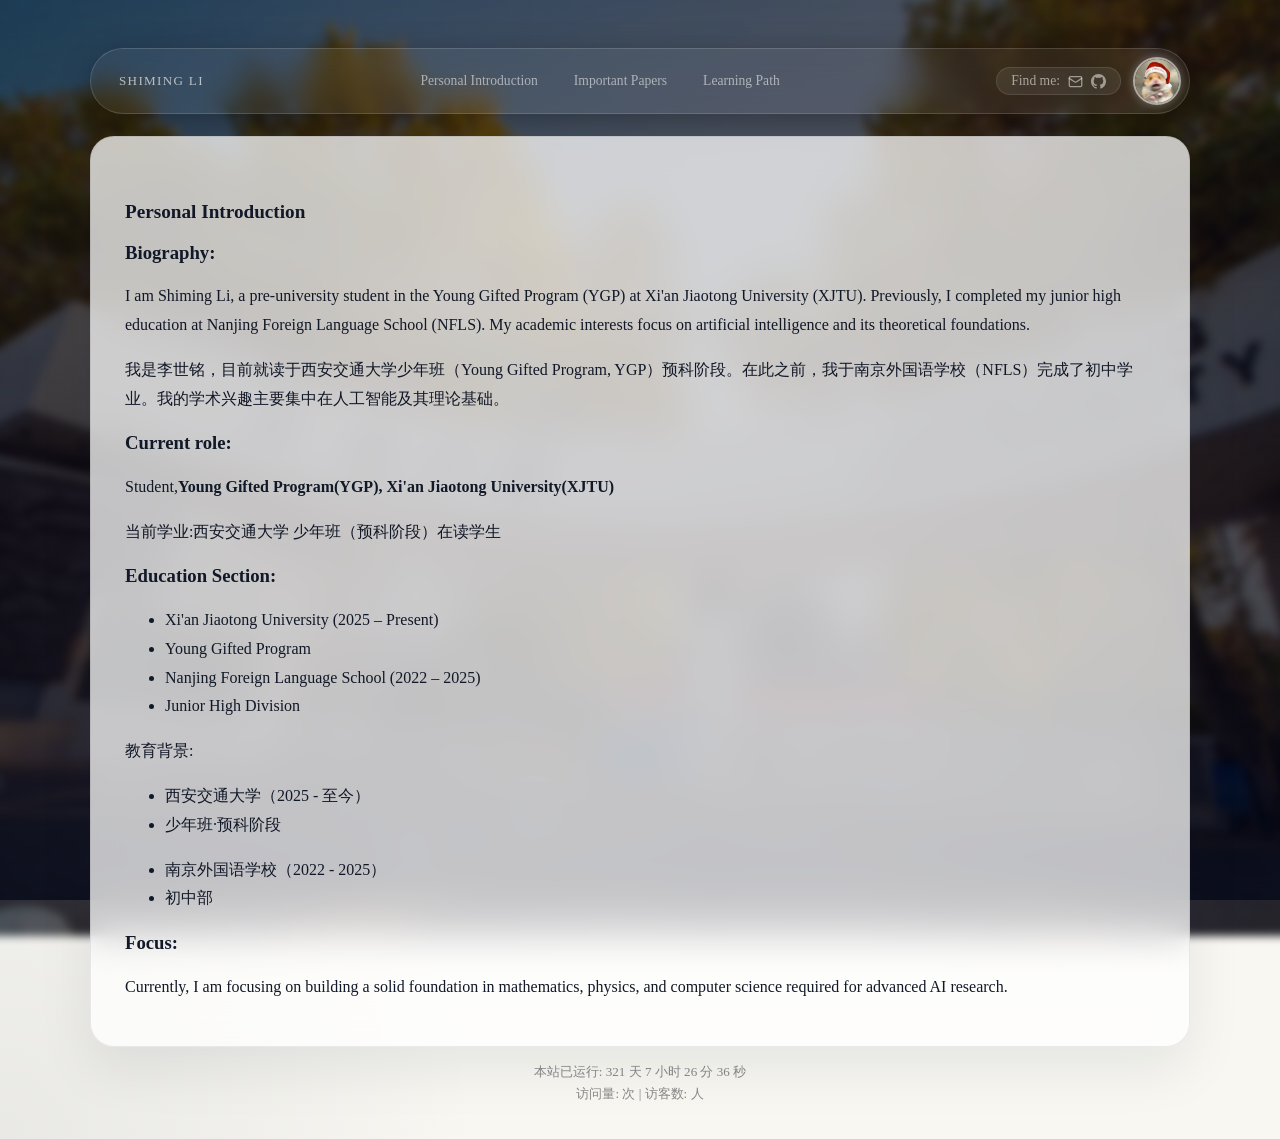
<file: index.html>
<!doctype html>
<html lang="zh-CN">
<head>
  <meta charset="utf-8" />
  <meta name="viewport" content="width=device-width, initial-scale=1" />
  <title>Shiming Li's Website</title>
  <link rel="icon" href="favicon.ico" sizes="any" />
  <link rel="stylesheet" href="css/work.css" />
  
    
    

    
  
  
    
    
      <link rel="preload" as="image" href="img/mouse.jpg" />
    
  
</head>
<body class="work-page">
  <div class="work-bg" aria-hidden="true"></div>
  <div class="work-bg-overlay" aria-hidden="true"></div>
  <main id="main-content">
    
      <section class="work-shell">

  <header class="work-header">
    <span class="work-header__title">SHIMING LI</span>

    <nav class="work-header__nav" aria-label="Work sections">
      <a href="intro.html">Personal Introduction</a>
      <a href="paper.html">Important Papers</a>
      <a href="path.html">Learning Path</a>
    </nav>

    <div class="work-header__right">
      <div class="work-header__social">
        <span>Find me:</span>
        <a href="mailto:shiming_li@stu.xjtu.edu.cn" title="Email" aria-label="Email">
          <svg width="15" height="15" viewBox="0 0 24 24" fill="none" stroke="currentColor" stroke-width="2" stroke-linecap="round" stroke-linejoin="round"><rect width="20" height="16" x="2" y="4" rx="2"/><path d="m22 7-8.97 5.7a1.94 1.94 0 0 1-2.06 0L2 7"/></svg>
        </a>
        <a href="https://github.com/exusiai0asdfg" target="_blank" rel="noopener noreferrer" title="GitHub" aria-label="GitHub">
          <svg width="15" height="15" viewBox="0 0 24 24" fill="currentColor"><path d="M12 0C5.37 0 0 5.37 0 12c0 5.3 3.438 9.8 8.205 11.385.6.113.82-.258.82-.577 0-.285-.01-1.04-.015-2.04-3.338.724-4.042-1.61-4.042-1.61-.546-1.385-1.335-1.755-1.335-1.755-1.087-.744.084-.729.084-.729 1.205.084 1.838 1.236 1.838 1.236 1.07 1.835 2.809 1.305 3.495.998.108-.776.417-1.305.76-1.605-2.665-.3-5.466-1.332-5.466-5.93 0-1.31.465-2.38 1.235-3.22-.135-.303-.54-1.523.105-3.176 0 0 1.005-.322 3.3 1.23.96-.267 1.98-.399 3-.405 1.02.006 2.04.138 3 .405 2.28-1.552 3.285-1.23 3.285-1.23.645 1.653.24 2.873.12 3.176.765.84 1.23 1.91 1.23 3.22 0 4.61-2.805 5.625-5.475 5.92.42.36.81 1.096.81 2.22 0 1.605-.015 2.896-.015 3.286 0 .315.21.69.825.57C20.565 21.795 24 17.295 24 12 24 5.37 18.63 0 12 0z"/></svg>
        </a>
      </div>

      <div class="work-header__avatar">
        
          
          
            <img src="img/mouse.jpg" alt="avatar" />
          
        
      </div>
    </div>
  </header>

  <div class="work-shell__content">
    
<h2>Personal Introduction</h2>
<h3>Biography:</h3>
<p>I am Shiming Li, a pre-university student in the Young Gifted Program (YGP) at Xi'an Jiaotong University (XJTU). Previously, I completed my junior high education at Nanjing Foreign Language School (NFLS). My academic interests focus on artificial intelligence and its theoretical foundations.</p>
<p>我是李世铭，目前就读于西安交通大学少年班（Young Gifted Program, YGP）预科阶段。在此之前，我于南京外国语学校（NFLS）完成了初中学业。我的学术兴趣主要集中在人工智能及其理论基础。</p>
<h3>Current role:</h3>
<p>Student,<strong>Young Gifted Program(YGP), Xi'an Jiaotong University(XJTU)</strong></p>
<p>当前学业:西安交通大学 少年班（预科阶段）在读学生</p>
<h3>Education Section:</h3>
<ul>
<li>Xi'an Jiaotong University (2025 – Present)</li>
<li>Young Gifted Program</li>
<li>Nanjing Foreign Language School (2022 – 2025)</li>
<li>Junior High Division</li>
</ul>
<p>教育背景:</p>
<ul>
<li>西安交通大学（2025 - 至今）</li>
<li>少年班·预科阶段</li>
</ul>
<ul>
<li>南京外国语学校（2022 - 2025）</li>
<li>初中部</li>
</ul>
<h3>Focus:</h3>
<p>Currently, I am focusing on building a solid foundation in mathematics, physics, and computer science required for advanced AI research.</p>

  </div>

  

<div class="site-meta-panel" style="text-align:center;margin-top:16px;font-size:0.82rem;color:var(--muted, #888);">
  <div id="runtime" class="site-runtime" data-site-start="2026-01-18T00:00:00&#43;08:00"></div>

  <div id="site-stat-online" class="site-stat" style="display:none;margin-top:4px;">
    <span id="busuanzi_container_site_pv">
      访问量: <span id="busuanzi_value_site_pv" class="site-stat-value"></span> 次
    </span>
    <span class="site-stat-sep">|</span>
    <span id="busuanzi_container_site_uv">
      访客数: <span id="busuanzi_value_site_uv" class="site-stat-value"></span> 人
    </span>
  </div>

  <div id="site-stat-local" class="site-stat" style="display:none;margin-top:4px;">
    本地预览模式不统计访问量
  </div>
</div>

<script>
  (function () {
     
    function updateRuntime() {
      var runtimeEl = document.getElementById("runtime");
      if (!runtimeEl) return;
      var startRaw = runtimeEl.getAttribute("data-site-start");
      var start = new Date(startRaw);
      if (Number.isNaN(start.getTime())) return;
      var now = new Date();
      var diff = now.getTime() - start.getTime();
      if (diff < 0) diff = 0;
      var dayMs = 24 * 60 * 60 * 1000;
      var days = Math.floor(diff / dayMs);
      var hours = Math.floor((diff % dayMs) / (60 * 60 * 1000));
      var mins = Math.floor((diff % (60 * 60 * 1000)) / (60 * 1000));
      var secs = Math.floor((diff % (60 * 1000)) / 1000);
      runtimeEl.innerHTML = "本站已运行: <span class='site-stat-value'>" + days + "</span> 天 <span class='site-stat-value'>" + hours + "</span> 小时 <span class='site-stat-value'>" + mins + "</span> 分 <span class='site-stat-value'>" + secs + "</span> 秒";
    }
    updateRuntime();
    window.setInterval(updateRuntime, 1000);

     
    var isLocal = ["localhost", "127.0.0.1", "::1"].indexOf(window.location.hostname) !== -1;
    if (isLocal) {
      document.getElementById("site-stat-local").style.display = "block";
      return;
    }

    var isInternalNav = false;
    try {
      var ref = document.referrer;
      if (ref) {
        var refHost = new URL(ref).hostname;
        isInternalNav = refHost === window.location.hostname;
      }
    } catch(e) {}

    var onlineEl = document.getElementById("site-stat-online");

    if (isInternalNav) {
       
      var pv = sessionStorage.getItem("busuanzi-pv");
      var uv = sessionStorage.getItem("busuanzi-uv");
      if (pv && uv) {
        document.getElementById("busuanzi_value_site_pv").textContent = pv;
        document.getElementById("busuanzi_value_site_uv").textContent = uv;
        onlineEl.style.display = "block";
      }
      return;
    }

     
    var script = document.createElement("script");
    script.async = true;
    script.src = "https://busuanzi.ibruce.info/busuanzi/2.3/busuanzi.pure.mini.js";
    script.onload = function () {
      setTimeout(function () {
        var pvEl = document.getElementById("busuanzi_value_site_pv");
        var uvEl = document.getElementById("busuanzi_value_site_uv");
        if (pvEl && pvEl.textContent) sessionStorage.setItem("busuanzi-pv", pvEl.textContent);
        if (uvEl && uvEl.textContent) sessionStorage.setItem("busuanzi-uv", uvEl.textContent);
      }, 1200);
    };
    document.head.appendChild(script);
    onlineEl.style.display = "block";
  })();
</script>

</section>

    
  </main>
</body>
</html>
</file>
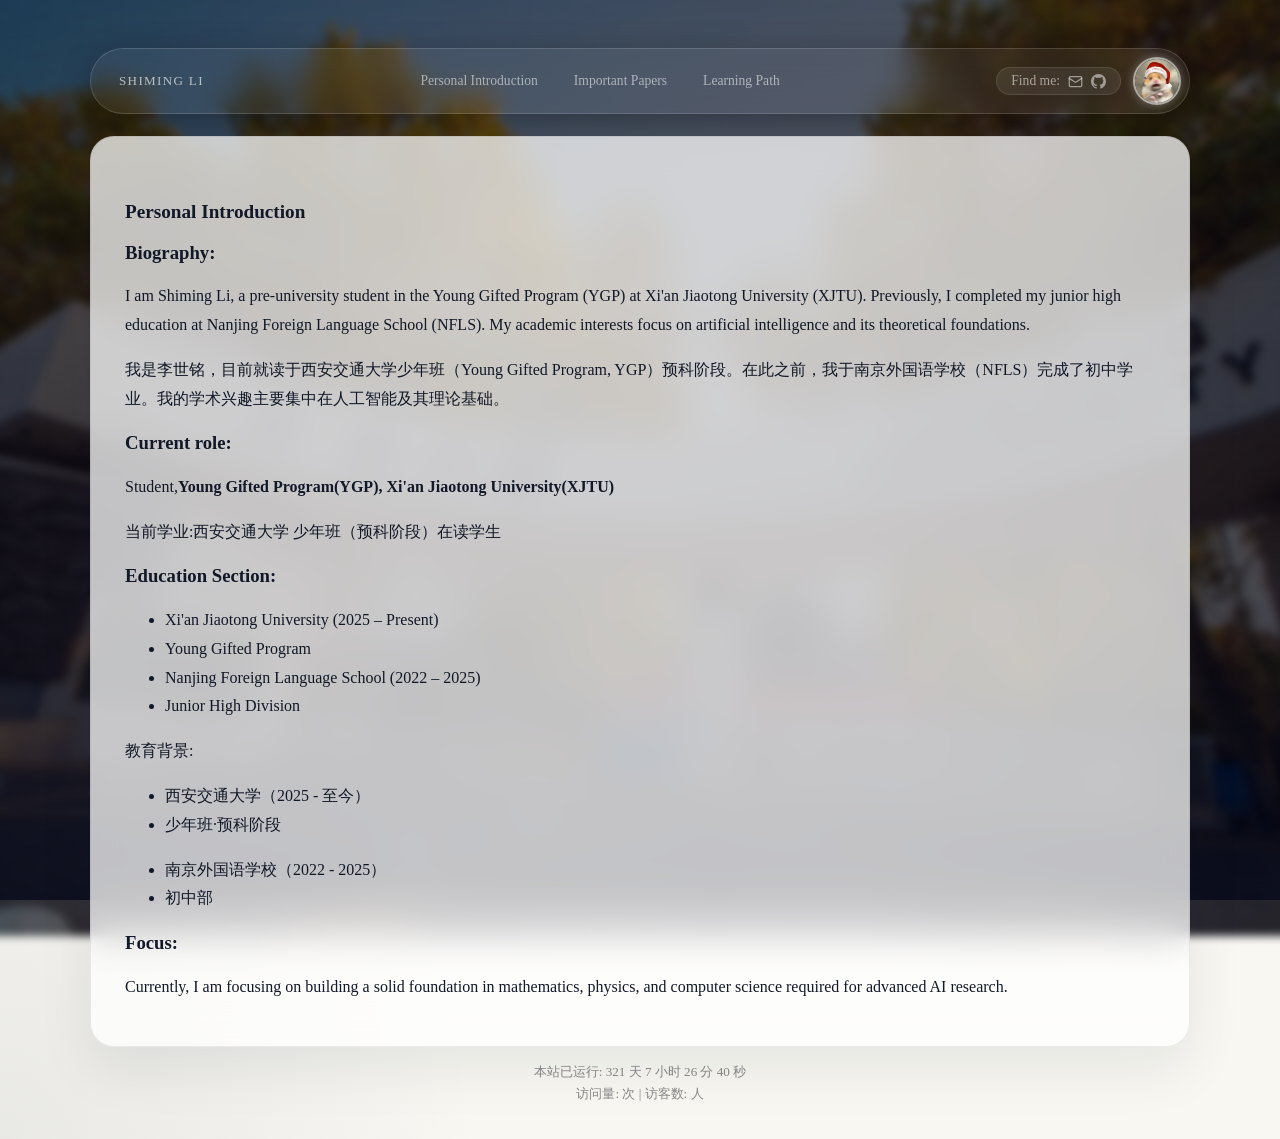
<file: intro.html>
<!doctype html>
<html lang="zh-CN">
<head>
  <meta charset="utf-8" />
  <meta name="viewport" content="width=device-width, initial-scale=1" />
  <title>Personal Introduction · Shiming Li's Website</title>
  <link rel="icon" href="favicon.ico" sizes="any" />
  <link rel="stylesheet" href="css/work.css" />
  
    
    

    
  
  
    
    
      <link rel="preload" as="image" href="img/mouse.jpg" />
    
  
</head>
<body class="work-page">
  <div class="work-bg" aria-hidden="true"></div>
  <div class="work-bg-overlay" aria-hidden="true"></div>
  <main id="main-content">
    
      <section class="work-shell">

  <header class="work-header">
    <span class="work-header__title">SHIMING LI</span>

    <nav class="work-header__nav" aria-label="Work sections">
      <a href="intro.html">Personal Introduction</a>
      <a href="paper.html">Important Papers</a>
      <a href="path.html">Learning Path</a>
    </nav>

    <div class="work-header__right">
      <div class="work-header__social">
        <span>Find me:</span>
        <a href="mailto:shiming_li@stu.xjtu.edu.cn" title="Email" aria-label="Email">
          <svg width="15" height="15" viewBox="0 0 24 24" fill="none" stroke="currentColor" stroke-width="2" stroke-linecap="round" stroke-linejoin="round"><rect width="20" height="16" x="2" y="4" rx="2"/><path d="m22 7-8.97 5.7a1.94 1.94 0 0 1-2.06 0L2 7"/></svg>
        </a>
        <a href="https://github.com/exusiai0asdfg" target="_blank" rel="noopener noreferrer" title="GitHub" aria-label="GitHub">
          <svg width="15" height="15" viewBox="0 0 24 24" fill="currentColor"><path d="M12 0C5.37 0 0 5.37 0 12c0 5.3 3.438 9.8 8.205 11.385.6.113.82-.258.82-.577 0-.285-.01-1.04-.015-2.04-3.338.724-4.042-1.61-4.042-1.61-.546-1.385-1.335-1.755-1.335-1.755-1.087-.744.084-.729.084-.729 1.205.084 1.838 1.236 1.838 1.236 1.07 1.835 2.809 1.305 3.495.998.108-.776.417-1.305.76-1.605-2.665-.3-5.466-1.332-5.466-5.93 0-1.31.465-2.38 1.235-3.22-.135-.303-.54-1.523.105-3.176 0 0 1.005-.322 3.3 1.23.96-.267 1.98-.399 3-.405 1.02.006 2.04.138 3 .405 2.28-1.552 3.285-1.23 3.285-1.23.645 1.653.24 2.873.12 3.176.765.84 1.23 1.91 1.23 3.22 0 4.61-2.805 5.625-5.475 5.92.42.36.81 1.096.81 2.22 0 1.605-.015 2.896-.015 3.286 0 .315.21.69.825.57C20.565 21.795 24 17.295 24 12 24 5.37 18.63 0 12 0z"/></svg>
        </a>
      </div>

      <div class="work-header__avatar">
        
          
          
            <img src="img/mouse.jpg" alt="avatar" />
          
        
      </div>
    </div>
  </header>

  <div class="work-shell__content">
    
<h2>Personal Introduction</h2>
<h3>Biography:</h3>
<p>I am Shiming Li, a pre-university student in the Young Gifted Program (YGP) at Xi'an Jiaotong University (XJTU). Previously, I completed my junior high education at Nanjing Foreign Language School (NFLS). My academic interests focus on artificial intelligence and its theoretical foundations.</p>
<p>我是李世铭，目前就读于西安交通大学少年班（Young Gifted Program, YGP）预科阶段。在此之前，我于南京外国语学校（NFLS）完成了初中学业。我的学术兴趣主要集中在人工智能及其理论基础。</p>
<h3>Current role:</h3>
<p>Student,<strong>Young Gifted Program(YGP), Xi'an Jiaotong University(XJTU)</strong></p>
<p>当前学业:西安交通大学 少年班（预科阶段）在读学生</p>
<h3>Education Section:</h3>
<ul>
<li>Xi'an Jiaotong University (2025 – Present)</li>
<li>Young Gifted Program</li>
<li>Nanjing Foreign Language School (2022 – 2025)</li>
<li>Junior High Division</li>
</ul>
<p>教育背景:</p>
<ul>
<li>西安交通大学（2025 - 至今）</li>
<li>少年班·预科阶段</li>
</ul>
<ul>
<li>南京外国语学校（2022 - 2025）</li>
<li>初中部</li>
</ul>
<h3>Focus:</h3>
<p>Currently, I am focusing on building a solid foundation in mathematics, physics, and computer science required for advanced AI research.</p>

  </div>

  

<div class="site-meta-panel" style="text-align:center;margin-top:16px;font-size:0.82rem;color:var(--muted, #888);">
  <div id="runtime" class="site-runtime" data-site-start="2026-01-18T00:00:00&#43;08:00"></div>

  <div id="site-stat-online" class="site-stat" style="display:none;margin-top:4px;">
    <span id="busuanzi_container_site_pv">
      访问量: <span id="busuanzi_value_site_pv" class="site-stat-value"></span> 次
    </span>
    <span class="site-stat-sep">|</span>
    <span id="busuanzi_container_site_uv">
      访客数: <span id="busuanzi_value_site_uv" class="site-stat-value"></span> 人
    </span>
  </div>

  <div id="site-stat-local" class="site-stat" style="display:none;margin-top:4px;">
    本地预览模式不统计访问量
  </div>
</div>

<script>
  (function () {
     
    function updateRuntime() {
      var runtimeEl = document.getElementById("runtime");
      if (!runtimeEl) return;
      var startRaw = runtimeEl.getAttribute("data-site-start");
      var start = new Date(startRaw);
      if (Number.isNaN(start.getTime())) return;
      var now = new Date();
      var diff = now.getTime() - start.getTime();
      if (diff < 0) diff = 0;
      var dayMs = 24 * 60 * 60 * 1000;
      var days = Math.floor(diff / dayMs);
      var hours = Math.floor((diff % dayMs) / (60 * 60 * 1000));
      var mins = Math.floor((diff % (60 * 60 * 1000)) / (60 * 1000));
      var secs = Math.floor((diff % (60 * 1000)) / 1000);
      runtimeEl.innerHTML = "本站已运行: <span class='site-stat-value'>" + days + "</span> 天 <span class='site-stat-value'>" + hours + "</span> 小时 <span class='site-stat-value'>" + mins + "</span> 分 <span class='site-stat-value'>" + secs + "</span> 秒";
    }
    updateRuntime();
    window.setInterval(updateRuntime, 1000);

     
    var isLocal = ["localhost", "127.0.0.1", "::1"].indexOf(window.location.hostname) !== -1;
    if (isLocal) {
      document.getElementById("site-stat-local").style.display = "block";
      return;
    }

    var isInternalNav = false;
    try {
      var ref = document.referrer;
      if (ref) {
        var refHost = new URL(ref).hostname;
        isInternalNav = refHost === window.location.hostname;
      }
    } catch(e) {}

    var onlineEl = document.getElementById("site-stat-online");

    if (isInternalNav) {
       
      var pv = sessionStorage.getItem("busuanzi-pv");
      var uv = sessionStorage.getItem("busuanzi-uv");
      if (pv && uv) {
        document.getElementById("busuanzi_value_site_pv").textContent = pv;
        document.getElementById("busuanzi_value_site_uv").textContent = uv;
        onlineEl.style.display = "block";
      }
      return;
    }

     
    var script = document.createElement("script");
    script.async = true;
    script.src = "https://busuanzi.ibruce.info/busuanzi/2.3/busuanzi.pure.mini.js";
    script.onload = function () {
      setTimeout(function () {
        var pvEl = document.getElementById("busuanzi_value_site_pv");
        var uvEl = document.getElementById("busuanzi_value_site_uv");
        if (pvEl && pvEl.textContent) sessionStorage.setItem("busuanzi-pv", pvEl.textContent);
        if (uvEl && uvEl.textContent) sessionStorage.setItem("busuanzi-uv", uvEl.textContent);
      }, 1200);
    };
    document.head.appendChild(script);
    onlineEl.style.display = "block";
  })();
</script>

</section>

    
  </main>
</body>
</html>
</file>
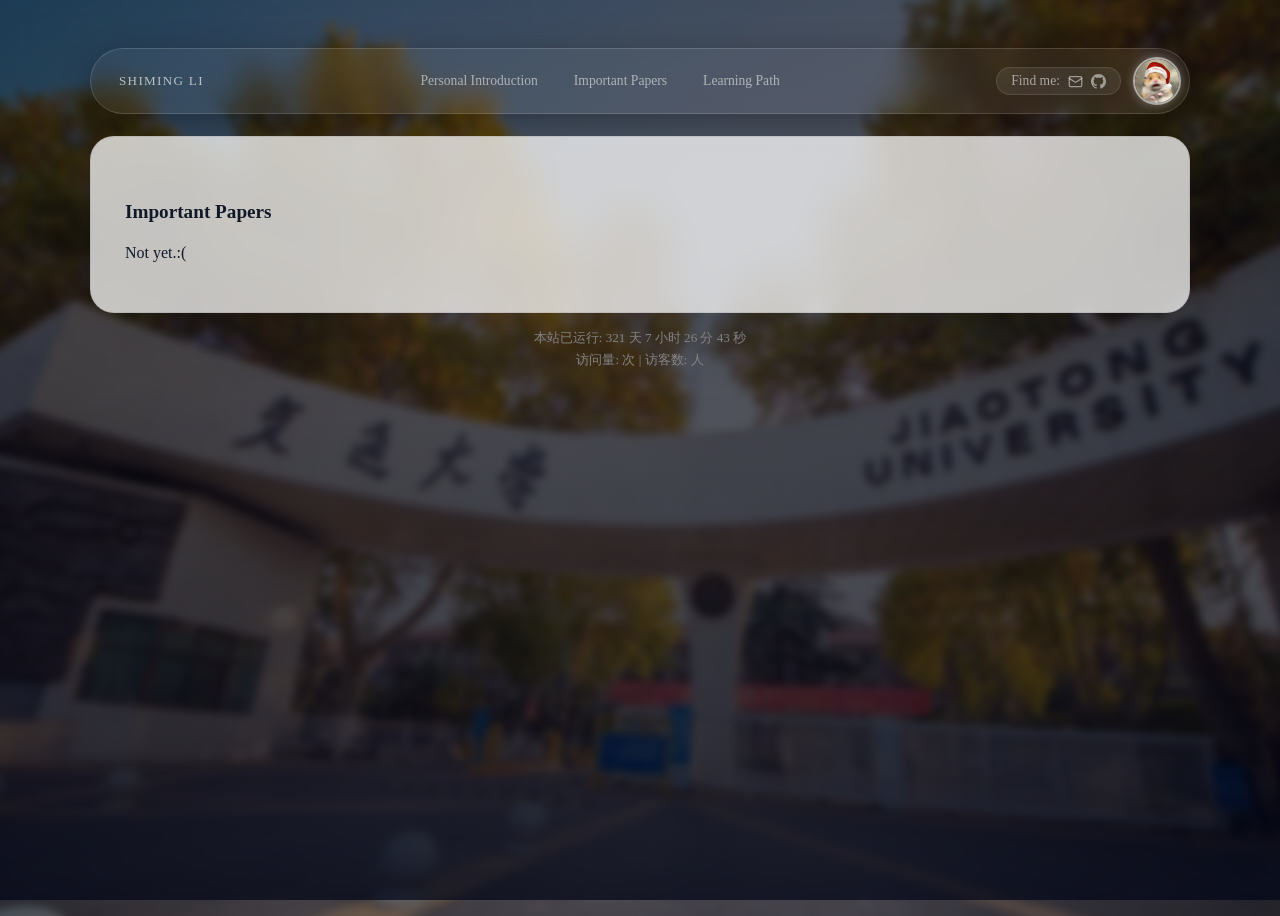
<file: paper.html>
<!doctype html>
<html lang="zh-CN">
<head>
  <meta charset="utf-8" />
  <meta name="viewport" content="width=device-width, initial-scale=1" />
  <title>Important Papers · Shiming Li's Website</title>
  <link rel="icon" href="favicon.ico" sizes="any" />
  <link rel="stylesheet" href="css/work.css" />
  
    
    

    
  
  
    
    
      <link rel="preload" as="image" href="img/mouse.jpg" />
    
  
</head>
<body class="work-page">
  <div class="work-bg" aria-hidden="true"></div>
  <div class="work-bg-overlay" aria-hidden="true"></div>
  <main id="main-content">
    
      <section class="work-shell">

  <header class="work-header">
    <span class="work-header__title">SHIMING LI</span>

    <nav class="work-header__nav" aria-label="Work sections">
      <a href="intro.html">Personal Introduction</a>
      <a href="paper.html">Important Papers</a>
      <a href="path.html">Learning Path</a>
    </nav>

    <div class="work-header__right">
      <div class="work-header__social">
        <span>Find me:</span>
        <a href="mailto:shiming_li@stu.xjtu.edu.cn" title="Email" aria-label="Email">
          <svg width="15" height="15" viewBox="0 0 24 24" fill="none" stroke="currentColor" stroke-width="2" stroke-linecap="round" stroke-linejoin="round"><rect width="20" height="16" x="2" y="4" rx="2"/><path d="m22 7-8.97 5.7a1.94 1.94 0 0 1-2.06 0L2 7"/></svg>
        </a>
        <a href="https://github.com/exusiai0asdfg" target="_blank" rel="noopener noreferrer" title="GitHub" aria-label="GitHub">
          <svg width="15" height="15" viewBox="0 0 24 24" fill="currentColor"><path d="M12 0C5.37 0 0 5.37 0 12c0 5.3 3.438 9.8 8.205 11.385.6.113.82-.258.82-.577 0-.285-.01-1.04-.015-2.04-3.338.724-4.042-1.61-4.042-1.61-.546-1.385-1.335-1.755-1.335-1.755-1.087-.744.084-.729.084-.729 1.205.084 1.838 1.236 1.838 1.236 1.07 1.835 2.809 1.305 3.495.998.108-.776.417-1.305.76-1.605-2.665-.3-5.466-1.332-5.466-5.93 0-1.31.465-2.38 1.235-3.22-.135-.303-.54-1.523.105-3.176 0 0 1.005-.322 3.3 1.23.96-.267 1.98-.399 3-.405 1.02.006 2.04.138 3 .405 2.28-1.552 3.285-1.23 3.285-1.23.645 1.653.24 2.873.12 3.176.765.84 1.23 1.91 1.23 3.22 0 4.61-2.805 5.625-5.475 5.92.42.36.81 1.096.81 2.22 0 1.605-.015 2.896-.015 3.286 0 .315.21.69.825.57C20.565 21.795 24 17.295 24 12 24 5.37 18.63 0 12 0z"/></svg>
        </a>
      </div>

      <div class="work-header__avatar">
        
          
          
            <img src="img/mouse.jpg" alt="avatar" />
          
        
      </div>
    </div>
  </header>

  <div class="work-shell__content">
    
<h2>Important Papers</h2>
<p>Not yet.:(</p>

  </div>

  

<div class="site-meta-panel" style="text-align:center;margin-top:16px;font-size:0.82rem;color:var(--muted, #888);">
  <div id="runtime" class="site-runtime" data-site-start="2026-01-18T00:00:00&#43;08:00"></div>

  <div id="site-stat-online" class="site-stat" style="display:none;margin-top:4px;">
    <span id="busuanzi_container_site_pv">
      访问量: <span id="busuanzi_value_site_pv" class="site-stat-value"></span> 次
    </span>
    <span class="site-stat-sep">|</span>
    <span id="busuanzi_container_site_uv">
      访客数: <span id="busuanzi_value_site_uv" class="site-stat-value"></span> 人
    </span>
  </div>

  <div id="site-stat-local" class="site-stat" style="display:none;margin-top:4px;">
    本地预览模式不统计访问量
  </div>
</div>

<script>
  (function () {
     
    function updateRuntime() {
      var runtimeEl = document.getElementById("runtime");
      if (!runtimeEl) return;
      var startRaw = runtimeEl.getAttribute("data-site-start");
      var start = new Date(startRaw);
      if (Number.isNaN(start.getTime())) return;
      var now = new Date();
      var diff = now.getTime() - start.getTime();
      if (diff < 0) diff = 0;
      var dayMs = 24 * 60 * 60 * 1000;
      var days = Math.floor(diff / dayMs);
      var hours = Math.floor((diff % dayMs) / (60 * 60 * 1000));
      var mins = Math.floor((diff % (60 * 60 * 1000)) / (60 * 1000));
      var secs = Math.floor((diff % (60 * 1000)) / 1000);
      runtimeEl.innerHTML = "本站已运行: <span class='site-stat-value'>" + days + "</span> 天 <span class='site-stat-value'>" + hours + "</span> 小时 <span class='site-stat-value'>" + mins + "</span> 分 <span class='site-stat-value'>" + secs + "</span> 秒";
    }
    updateRuntime();
    window.setInterval(updateRuntime, 1000);

     
    var isLocal = ["localhost", "127.0.0.1", "::1"].indexOf(window.location.hostname) !== -1;
    if (isLocal) {
      document.getElementById("site-stat-local").style.display = "block";
      return;
    }

    var isInternalNav = false;
    try {
      var ref = document.referrer;
      if (ref) {
        var refHost = new URL(ref).hostname;
        isInternalNav = refHost === window.location.hostname;
      }
    } catch(e) {}

    var onlineEl = document.getElementById("site-stat-online");

    if (isInternalNav) {
       
      var pv = sessionStorage.getItem("busuanzi-pv");
      var uv = sessionStorage.getItem("busuanzi-uv");
      if (pv && uv) {
        document.getElementById("busuanzi_value_site_pv").textContent = pv;
        document.getElementById("busuanzi_value_site_uv").textContent = uv;
        onlineEl.style.display = "block";
      }
      return;
    }

     
    var script = document.createElement("script");
    script.async = true;
    script.src = "https://busuanzi.ibruce.info/busuanzi/2.3/busuanzi.pure.mini.js";
    script.onload = function () {
      setTimeout(function () {
        var pvEl = document.getElementById("busuanzi_value_site_pv");
        var uvEl = document.getElementById("busuanzi_value_site_uv");
        if (pvEl && pvEl.textContent) sessionStorage.setItem("busuanzi-pv", pvEl.textContent);
        if (uvEl && uvEl.textContent) sessionStorage.setItem("busuanzi-uv", uvEl.textContent);
      }, 1200);
    };
    document.head.appendChild(script);
    onlineEl.style.display = "block";
  })();
</script>

</section>

    
  </main>
</body>
</html>
</file>
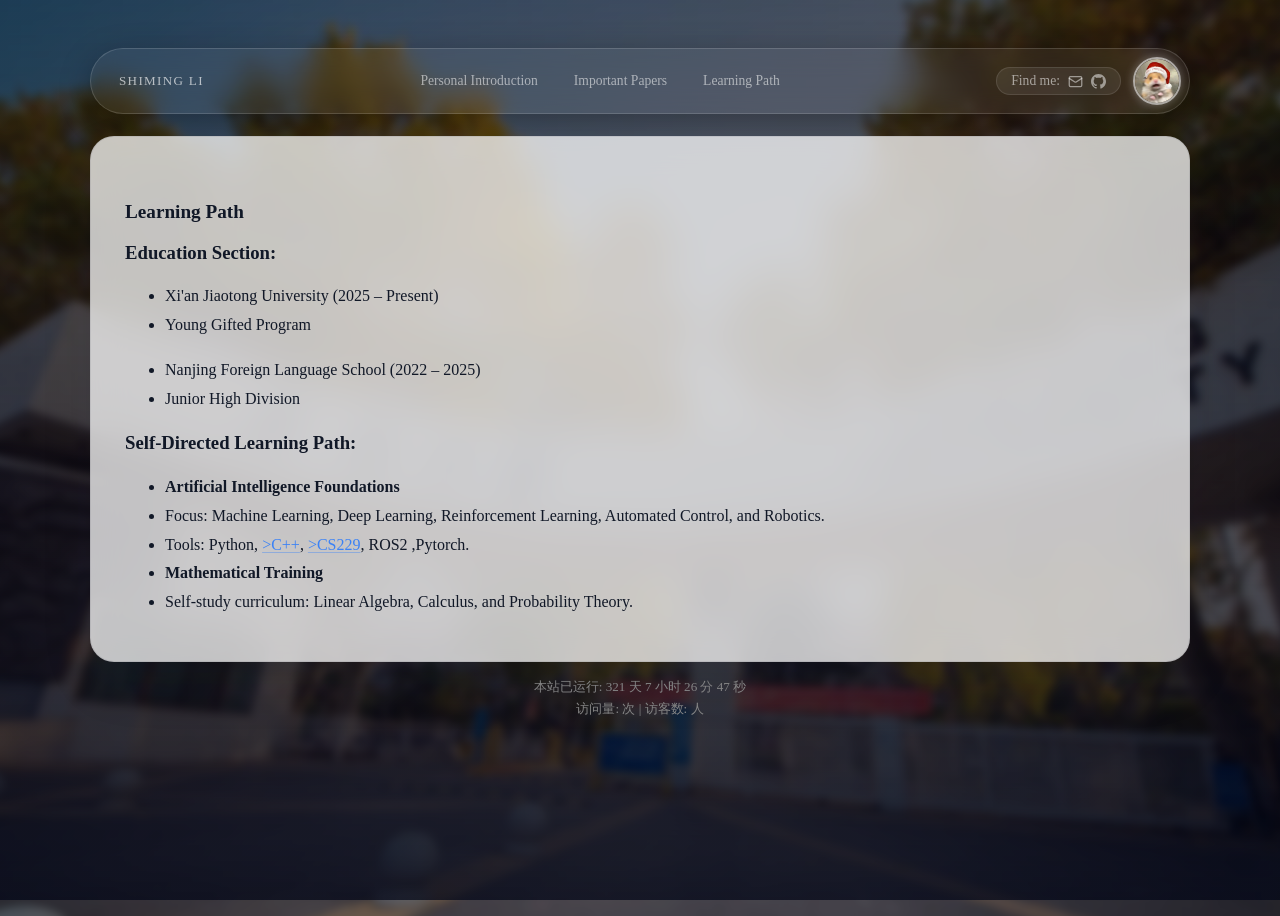
<file: path.html>
<!doctype html>
<html lang="zh-CN">
<head>
  <meta charset="utf-8" />
  <meta name="viewport" content="width=device-width, initial-scale=1" />
  <title>Learning Path · Shiming Li's Website</title>
  <link rel="icon" href="favicon.ico" sizes="any" />
  <link rel="stylesheet" href="css/work.css" />
  
    
    

    
  
  
    
    
      <link rel="preload" as="image" href="img/mouse.jpg" />
    
  
</head>
<body class="work-page">
  <div class="work-bg" aria-hidden="true"></div>
  <div class="work-bg-overlay" aria-hidden="true"></div>
  <main id="main-content">
    
      <section class="work-shell">

  <header class="work-header">
    <span class="work-header__title">SHIMING LI</span>

    <nav class="work-header__nav" aria-label="Work sections">
      <a href="intro.html">Personal Introduction</a>
      <a href="paper.html">Important Papers</a>
      <a href="path.html">Learning Path</a>
    </nav>

    <div class="work-header__right">
      <div class="work-header__social">
        <span>Find me:</span>
        <a href="mailto:shiming_li@stu.xjtu.edu.cn" title="Email" aria-label="Email">
          <svg width="15" height="15" viewBox="0 0 24 24" fill="none" stroke="currentColor" stroke-width="2" stroke-linecap="round" stroke-linejoin="round"><rect width="20" height="16" x="2" y="4" rx="2"/><path d="m22 7-8.97 5.7a1.94 1.94 0 0 1-2.06 0L2 7"/></svg>
        </a>
        <a href="https://github.com/exusiai0asdfg" target="_blank" rel="noopener noreferrer" title="GitHub" aria-label="GitHub">
          <svg width="15" height="15" viewBox="0 0 24 24" fill="currentColor"><path d="M12 0C5.37 0 0 5.37 0 12c0 5.3 3.438 9.8 8.205 11.385.6.113.82-.258.82-.577 0-.285-.01-1.04-.015-2.04-3.338.724-4.042-1.61-4.042-1.61-.546-1.385-1.335-1.755-1.335-1.755-1.087-.744.084-.729.084-.729 1.205.084 1.838 1.236 1.838 1.236 1.07 1.835 2.809 1.305 3.495.998.108-.776.417-1.305.76-1.605-2.665-.3-5.466-1.332-5.466-5.93 0-1.31.465-2.38 1.235-3.22-.135-.303-.54-1.523.105-3.176 0 0 1.005-.322 3.3 1.23.96-.267 1.98-.399 3-.405 1.02.006 2.04.138 3 .405 2.28-1.552 3.285-1.23 3.285-1.23.645 1.653.24 2.873.12 3.176.765.84 1.23 1.91 1.23 3.22 0 4.61-2.805 5.625-5.475 5.92.42.36.81 1.096.81 2.22 0 1.605-.015 2.896-.015 3.286 0 .315.21.69.825.57C20.565 21.795 24 17.295 24 12 24 5.37 18.63 0 12 0z"/></svg>
        </a>
      </div>

      <div class="work-header__avatar">
        
          
          
            <img src="img/mouse.jpg" alt="avatar" />
          
        
      </div>
    </div>
  </header>

  <div class="work-shell__content">
    
<h2>Learning Path</h2>
<h3>Education Section:</h3>
<ul>
<li>Xi'an Jiaotong University (2025 – Present)</li>
<li>Young Gifted Program</li>
</ul>
<ul>
<li>Nanjing Foreign Language School (2022 – 2025)</li>
<li>Junior High Division</li>
</ul>
<h3>Self-Directed Learning Path:</h3>
<ul>
<li><strong>Artificial Intelligence Foundations</strong></li>
<li>Focus: Machine Learning, Deep Learning, Reinforcement Learning, Automated Control, and Robotics.</li>
<li>Tools: Python, <a href="https://github.com/exusiai0asdfg/exusiai0asdfg.github.io/tree/main/content/notes/c++">>C++</a>, <a href="https://github.com/exusiai0asdfg/exusiai0asdfg.github.io/tree/main/content/notes/cs229">>CS229</a>, ROS2 ,Pytorch.</li>
<li><strong>Mathematical Training</strong></li>
<li>Self-study curriculum: Linear Algebra, Calculus, and Probability Theory.</li>
</ul>

  </div>

  

<div class="site-meta-panel" style="text-align:center;margin-top:16px;font-size:0.82rem;color:var(--muted, #888);">
  <div id="runtime" class="site-runtime" data-site-start="2026-01-18T00:00:00&#43;08:00"></div>

  <div id="site-stat-online" class="site-stat" style="display:none;margin-top:4px;">
    <span id="busuanzi_container_site_pv">
      访问量: <span id="busuanzi_value_site_pv" class="site-stat-value"></span> 次
    </span>
    <span class="site-stat-sep">|</span>
    <span id="busuanzi_container_site_uv">
      访客数: <span id="busuanzi_value_site_uv" class="site-stat-value"></span> 人
    </span>
  </div>

  <div id="site-stat-local" class="site-stat" style="display:none;margin-top:4px;">
    本地预览模式不统计访问量
  </div>
</div>

<script>
  (function () {
     
    function updateRuntime() {
      var runtimeEl = document.getElementById("runtime");
      if (!runtimeEl) return;
      var startRaw = runtimeEl.getAttribute("data-site-start");
      var start = new Date(startRaw);
      if (Number.isNaN(start.getTime())) return;
      var now = new Date();
      var diff = now.getTime() - start.getTime();
      if (diff < 0) diff = 0;
      var dayMs = 24 * 60 * 60 * 1000;
      var days = Math.floor(diff / dayMs);
      var hours = Math.floor((diff % dayMs) / (60 * 60 * 1000));
      var mins = Math.floor((diff % (60 * 60 * 1000)) / (60 * 1000));
      var secs = Math.floor((diff % (60 * 1000)) / 1000);
      runtimeEl.innerHTML = "本站已运行: <span class='site-stat-value'>" + days + "</span> 天 <span class='site-stat-value'>" + hours + "</span> 小时 <span class='site-stat-value'>" + mins + "</span> 分 <span class='site-stat-value'>" + secs + "</span> 秒";
    }
    updateRuntime();
    window.setInterval(updateRuntime, 1000);

     
    var isLocal = ["localhost", "127.0.0.1", "::1"].indexOf(window.location.hostname) !== -1;
    if (isLocal) {
      document.getElementById("site-stat-local").style.display = "block";
      return;
    }

    var isInternalNav = false;
    try {
      var ref = document.referrer;
      if (ref) {
        var refHost = new URL(ref).hostname;
        isInternalNav = refHost === window.location.hostname;
      }
    } catch(e) {}

    var onlineEl = document.getElementById("site-stat-online");

    if (isInternalNav) {
       
      var pv = sessionStorage.getItem("busuanzi-pv");
      var uv = sessionStorage.getItem("busuanzi-uv");
      if (pv && uv) {
        document.getElementById("busuanzi_value_site_pv").textContent = pv;
        document.getElementById("busuanzi_value_site_uv").textContent = uv;
        onlineEl.style.display = "block";
      }
      return;
    }

     
    var script = document.createElement("script");
    script.async = true;
    script.src = "https://busuanzi.ibruce.info/busuanzi/2.3/busuanzi.pure.mini.js";
    script.onload = function () {
      setTimeout(function () {
        var pvEl = document.getElementById("busuanzi_value_site_pv");
        var uvEl = document.getElementById("busuanzi_value_site_uv");
        if (pvEl && pvEl.textContent) sessionStorage.setItem("busuanzi-pv", pvEl.textContent);
        if (uvEl && uvEl.textContent) sessionStorage.setItem("busuanzi-uv", uvEl.textContent);
      }, 1200);
    };
    document.head.appendChild(script);
    onlineEl.style.display = "block";
  })();
</script>

</section>

    
  </main>
</body>
</html>
</file>
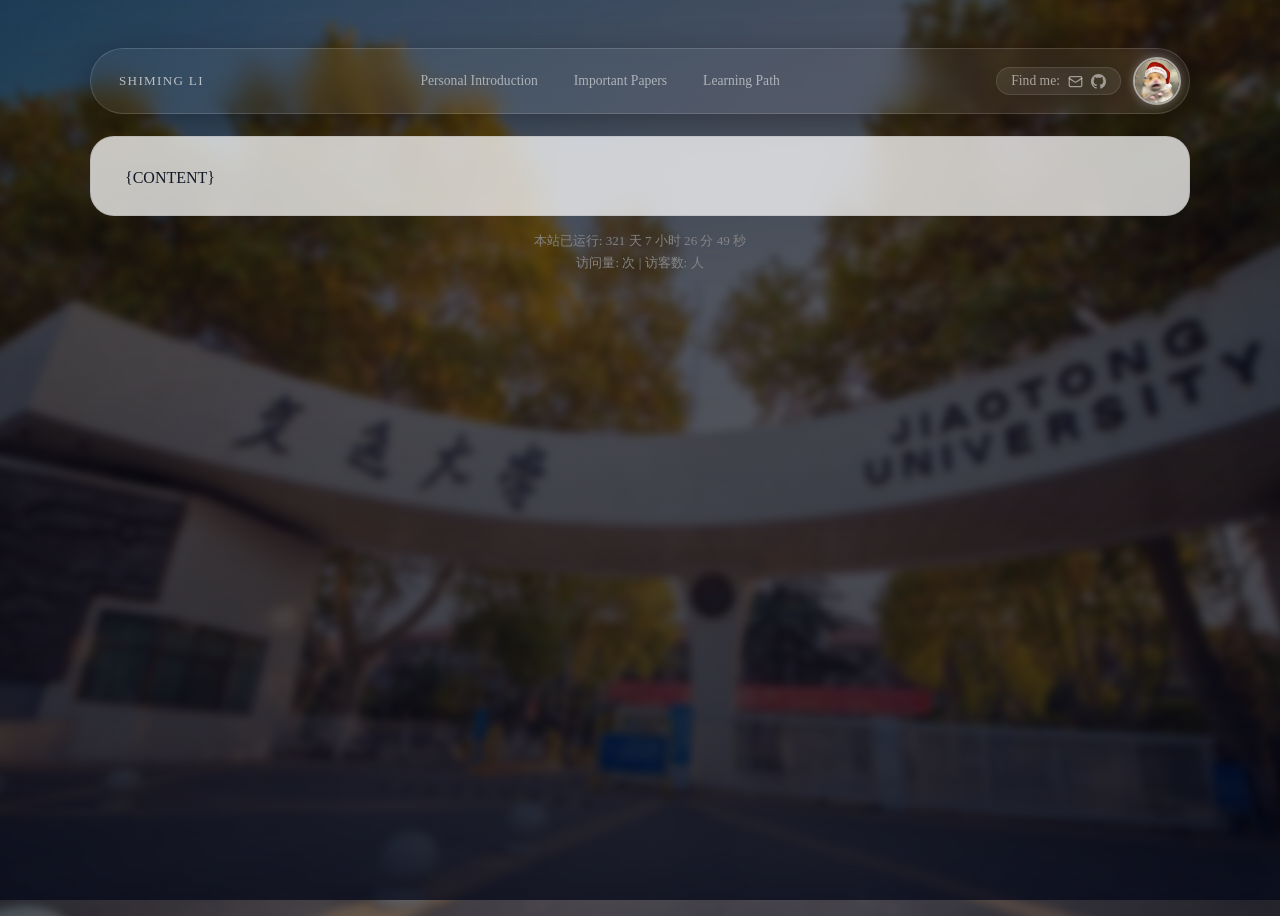
<file: template.html>
<!doctype html>
<html lang="zh-CN">
<head>
  <meta charset="utf-8" />
  <meta name="viewport" content="width=device-width, initial-scale=1" />
  <title>{TITLE}</title>
  <link rel="icon" href="favicon.ico" sizes="any" />
  <link rel="stylesheet" href="css/work.css" />
  
    
    

    
  
  
    
    
      <link rel="preload" as="image" href="img/mouse.jpg" />
    
  
</head>
<body class="work-page">
  <div class="work-bg" aria-hidden="true"></div>
  <div class="work-bg-overlay" aria-hidden="true"></div>
  <main id="main-content">
    
      <section class="work-shell">

  <header class="work-header">
    <span class="work-header__title">SHIMING LI</span>

    <nav class="work-header__nav" aria-label="Work sections">
      <a href="intro.html">Personal Introduction</a>
      <a href="paper.html">Important Papers</a>
      <a href="path.html">Learning Path</a>
    </nav>

    <div class="work-header__right">
      <div class="work-header__social">
        <span>Find me:</span>
        <a href="mailto:shiming_li@stu.xjtu.edu.cn" title="Email" aria-label="Email">
          <svg width="15" height="15" viewBox="0 0 24 24" fill="none" stroke="currentColor" stroke-width="2" stroke-linecap="round" stroke-linejoin="round"><rect width="20" height="16" x="2" y="4" rx="2"/><path d="m22 7-8.97 5.7a1.94 1.94 0 0 1-2.06 0L2 7"/></svg>
        </a>
        <a href="https://github.com/exusiai0asdfg" target="_blank" rel="noopener noreferrer" title="GitHub" aria-label="GitHub">
          <svg width="15" height="15" viewBox="0 0 24 24" fill="currentColor"><path d="M12 0C5.37 0 0 5.37 0 12c0 5.3 3.438 9.8 8.205 11.385.6.113.82-.258.82-.577 0-.285-.01-1.04-.015-2.04-3.338.724-4.042-1.61-4.042-1.61-.546-1.385-1.335-1.755-1.335-1.755-1.087-.744.084-.729.084-.729 1.205.084 1.838 1.236 1.838 1.236 1.07 1.835 2.809 1.305 3.495.998.108-.776.417-1.305.76-1.605-2.665-.3-5.466-1.332-5.466-5.93 0-1.31.465-2.38 1.235-3.22-.135-.303-.54-1.523.105-3.176 0 0 1.005-.322 3.3 1.23.96-.267 1.98-.399 3-.405 1.02.006 2.04.138 3 .405 2.28-1.552 3.285-1.23 3.285-1.23.645 1.653.24 2.873.12 3.176.765.84 1.23 1.91 1.23 3.22 0 4.61-2.805 5.625-5.475 5.92.42.36.81 1.096.81 2.22 0 1.605-.015 2.896-.015 3.286 0 .315.21.69.825.57C20.565 21.795 24 17.295 24 12 24 5.37 18.63 0 12 0z"/></svg>
        </a>
      </div>

      <div class="work-header__avatar">
        
          
          
            <img src="img/mouse.jpg" alt="avatar" />
          
        
      </div>
    </div>
  </header>

  <div class="work-shell__content">
    
{CONTENT}

  </div>

  

<div class="site-meta-panel" style="text-align:center;margin-top:16px;font-size:0.82rem;color:var(--muted, #888);">
  <div id="runtime" class="site-runtime" data-site-start="2026-01-18T00:00:00&#43;08:00"></div>

  <div id="site-stat-online" class="site-stat" style="display:none;margin-top:4px;">
    <span id="busuanzi_container_site_pv">
      访问量: <span id="busuanzi_value_site_pv" class="site-stat-value"></span> 次
    </span>
    <span class="site-stat-sep">|</span>
    <span id="busuanzi_container_site_uv">
      访客数: <span id="busuanzi_value_site_uv" class="site-stat-value"></span> 人
    </span>
  </div>

  <div id="site-stat-local" class="site-stat" style="display:none;margin-top:4px;">
    本地预览模式不统计访问量
  </div>
</div>

<script>
  (function () {
     
    function updateRuntime() {
      var runtimeEl = document.getElementById("runtime");
      if (!runtimeEl) return;
      var startRaw = runtimeEl.getAttribute("data-site-start");
      var start = new Date(startRaw);
      if (Number.isNaN(start.getTime())) return;
      var now = new Date();
      var diff = now.getTime() - start.getTime();
      if (diff < 0) diff = 0;
      var dayMs = 24 * 60 * 60 * 1000;
      var days = Math.floor(diff / dayMs);
      var hours = Math.floor((diff % dayMs) / (60 * 60 * 1000));
      var mins = Math.floor((diff % (60 * 60 * 1000)) / (60 * 1000));
      var secs = Math.floor((diff % (60 * 1000)) / 1000);
      runtimeEl.innerHTML = "本站已运行: <span class='site-stat-value'>" + days + "</span> 天 <span class='site-stat-value'>" + hours + "</span> 小时 <span class='site-stat-value'>" + mins + "</span> 分 <span class='site-stat-value'>" + secs + "</span> 秒";
    }
    updateRuntime();
    window.setInterval(updateRuntime, 1000);

     
    var isLocal = ["localhost", "127.0.0.1", "::1"].indexOf(window.location.hostname) !== -1;
    if (isLocal) {
      document.getElementById("site-stat-local").style.display = "block";
      return;
    }

    var isInternalNav = false;
    try {
      var ref = document.referrer;
      if (ref) {
        var refHost = new URL(ref).hostname;
        isInternalNav = refHost === window.location.hostname;
      }
    } catch(e) {}

    var onlineEl = document.getElementById("site-stat-online");

    if (isInternalNav) {
       
      var pv = sessionStorage.getItem("busuanzi-pv");
      var uv = sessionStorage.getItem("busuanzi-uv");
      if (pv && uv) {
        document.getElementById("busuanzi_value_site_pv").textContent = pv;
        document.getElementById("busuanzi_value_site_uv").textContent = uv;
        onlineEl.style.display = "block";
      }
      return;
    }

     
    var script = document.createElement("script");
    script.async = true;
    script.src = "https://busuanzi.ibruce.info/busuanzi/2.3/busuanzi.pure.mini.js";
    script.onload = function () {
      setTimeout(function () {
        var pvEl = document.getElementById("busuanzi_value_site_pv");
        var uvEl = document.getElementById("busuanzi_value_site_uv");
        if (pvEl && pvEl.textContent) sessionStorage.setItem("busuanzi-pv", pvEl.textContent);
        if (uvEl && uvEl.textContent) sessionStorage.setItem("busuanzi-uv", uvEl.textContent);
      }, 1200);
    };
    document.head.appendChild(script);
    onlineEl.style.display = "block";
  })();
</script>

</section>

    
  </main>
</body>
</html>
</file>
<file: css/work.css>
/* Academic / Introduction homepage styles */
:root {
  --work-bg-image: url('../img/XJTU.jpg');   /* 换背景: 替换 img/XJTU.jpg 或改此处 */
}

.work-page {
  min-height: 100vh;
  background:
    radial-gradient(circle at top right, rgba(107, 114, 128, 0.12), transparent 32%),
    radial-gradient(circle at bottom left, rgba(31, 41, 55, 0.07), transparent 28%),
    var(--page-bg, #f8f7f2);
  color: var(--page-fg, #111827);
  position: relative;
}

/* 全屏固定背景图层（真实元素，带模糊蒙版） */
.work-bg {
  position: fixed;
  inset: -4%;
  z-index: 0;
  background-image: var(--work-bg-image, none);
  background-size: cover;
  background-position: center;
  background-repeat: no-repeat;
  filter: blur(4px) brightness(0.55);
  pointer-events: none;
}

/* 背景上的暗色遮罩 */
.work-bg-overlay {
  position: fixed;
  inset: 0;
  z-index: 1;
  background: linear-gradient(180deg, rgba(2, 6, 23, 0.18), rgba(2, 6, 23, 0.45) 60%, rgba(2, 6, 23, 0.72));
  pointer-events: none;
}

.work-shell {
  max-width: 1100px;
  margin: 0 auto;
  padding: 40px 24px 28px;
  position: relative;
  z-index: 2;
}

/* ── 太空舱式玻璃拟态导航栏 ── */
.work-header {
  display: flex;
  align-items: center;
  justify-content: space-between;
  gap: 20px;
  padding: 8px 8px 8px 28px;
  margin-bottom: 22px;
  border-radius: 9999px;
  background: rgba(255, 255, 255, 0.05);
  backdrop-filter: blur(12px);
  -webkit-backdrop-filter: blur(12px);
  border: 1px solid rgba(255, 255, 255, 0.15);
  box-shadow: 0 8px 32px 0 rgba(0, 0, 0, 0.3);
}

.work-header__title {
  font-weight: 300;
  font-size: 0.82rem;
  letter-spacing: 0.1em;
  color: rgba(255, 255, 255, 0.65);
  white-space: nowrap;
  user-select: none;
  flex-shrink: 0;
}

.work-header__nav {
  display: flex;
  gap: 4px;
  align-items: center;
  flex-wrap: wrap;
  justify-content: center;
}

.work-header__nav a {
  text-decoration: none;
  color: rgba(255, 255, 255, 0.55);
  font-size: 0.85rem;
  padding: 8px 16px;
  border-radius: 9999px;
  transition: all 0.2s ease;
  white-space: nowrap;
}

.work-header__nav a:hover {
  color: #fff;
  background: rgba(255, 255, 255, 0.1);
}

.work-header__right {
  display: flex;
  align-items: center;
  gap: 12px;
  flex-shrink: 0;
}

.work-header__social {
  display: inline-flex;
  align-items: center;
  gap: 8px;
  padding: 5px 14px;
  border-radius: 9999px;
  background: rgba(255, 255, 255, 0.08);
  border: 1px solid rgba(255, 255, 255, 0.1);
}

.work-header__social > span {
  font-size: 0.85rem;
  color: rgba(255, 255, 255, 0.55);
  white-space: nowrap;
  user-select: none;
}

.work-header__social a {
  display: flex;
  align-items: center;
  color: rgba(255, 255, 255, 0.5);
  transition: color 0.2s, opacity 0.2s;
}

.work-header__social a:hover {
  color: #fff;
}

.work-header__avatar {
  flex: 0 0 auto;
  width: 44px;
  height: 44px;
  border-radius: 50%;
  overflow: hidden;
  border: 2px solid rgba(255, 255, 255, 0.6);
  box-shadow: 0 0 10px rgba(255, 255, 255, 0.3);
}

.work-header__avatar img {
  width: 100%;
  height: 100%;
  object-fit: cover;
  display: block;
}

/* ── 正文卡片 ── */
.work-shell__content {
  background: rgba(255, 255, 255, 0.74);
  backdrop-filter: blur(18px);
  border: 1px solid rgba(15, 23, 42, 0.08);
  border-radius: 24px;
  padding: 32px 34px 28px;
  box-shadow: 0 22px 55px rgba(15, 23, 42, 0.08);
}

.work-shell__content h2 {
  margin-top: 2rem;
  margin-bottom: 0.6rem;
  font-size: 1.2rem;
}

.work-grid {
  display: grid;
  grid-template-columns: repeat(3, minmax(0, 1fr));
  gap: 16px;
  margin-top: 20px;
}

.work-card {
  display: block;
  padding: 18px 18px 16px;
  border-radius: 20px;
  text-decoration: none;
  color: inherit;
  background: rgba(255, 255, 255, 0.64);
  border: 1px solid rgba(15, 23, 42, 0.08);
  box-shadow: 0 14px 30px rgba(15, 23, 42, 0.08);
  transition: transform 160ms ease, box-shadow 160ms ease, border-color 160ms ease;
}

.work-card:hover {
  transform: translateY(-2px);
  border-color: rgba(37, 99, 235, 0.28);
  box-shadow: 0 18px 36px rgba(15, 23, 42, 0.12);
}

.work-card h2 {
  margin: 0 0 8px;
  font-size: 1.08rem;
}

.work-card p {
  margin: 0;
  line-height: 1.7;
  opacity: 0.82;
}

.work-block + .work-block {
  margin-top: 28px;
}

.work-block h2 {
  margin: 0 0 10px;
  font-size: 1.35rem;
  letter-spacing: 0.01em;
}

.work-block p {
  margin: 0.25rem 0;
}

.work-shell__content p,
.work-shell__content li {
  line-height: 1.8;
}

/* 正文内链接样式（适配深色背景） */
.work-shell__content a {
  color: #3b82f6;
  text-decoration: underline;
  text-underline-offset: 2px;
  text-decoration-color: rgba(59, 130, 246, 0.4);
  transition: color 0.15s, text-decoration-color 0.15s;
}
.work-shell__content a:hover {
  color: #60a5fa;
  text-decoration-color: rgba(96, 165, 250, 0.7);
}
.work-shell__content a:visited {
  color: #7c3aed;
}

.work-shell__switcher {
  display: flex;
  justify-content: center;
  gap: 8px;
  margin-top: 20px;
  font-size: 0.9rem;
}

.work-shell__switcher a {
  text-decoration: none;
  color: inherit;
}

.work-shell__switcher a:hover {
  text-decoration: underline;
}

.work-shell__switcher span {
  opacity: 0.6;
}

@media (max-width: 760px) {
  .work-shell {
    padding: 16px 12px 24px;
  }

  .work-header {
    flex-wrap: wrap;
    justify-content: center;
    gap: 10px;
    padding: 10px 16px;
    border-radius: 28px;
  }

  .work-header__title {
    font-size: 0.72rem;
    letter-spacing: 0.06em;
  }

  .work-header__right {
    width: 100%;
    justify-content: center;
  }

  .work-shell__content {
    padding: 22px 20px 20px;
    border-radius: 18px;
  }

  .work-grid {
    grid-template-columns: 1fr;
  }
}

@media (prefers-color-scheme: dark) {
  .work-page {
    background:
      radial-gradient(circle at top right, rgba(148, 163, 184, 0.08), transparent 32%),
      radial-gradient(circle at bottom left, rgba(15, 23, 42, 0.26), transparent 28%),
      #0b1220;
    color: #e5e7eb;
  }

  .work-shell__content {
    background: rgba(15, 23, 42, 0.78);
    border-color: rgba(148, 163, 184, 0.16);
    box-shadow: 0 22px 55px rgba(0, 0, 0, 0.28);
  }
}

/* ---- Hugo Goldmark 标题锚点 # 样式 ---- */
/* 补齐 Blowfish / Tailwind 工具类，让 # 默认隐藏、hover 标题时显示 */

.work-shell__content h1,
.work-shell__content h2,
.work-shell__content h3,
.work-shell__content h4,
.work-shell__content h5,
.work-shell__content h6 {
  position: relative;
}

/* 锚点 div（隐藏的跳转目标） */
.work-shell__content .anchor {
  position: absolute;
  top: 0;
  visibility: hidden;
}

/* 锚点 # 链接 — 默认透明，hover 时出现 */
.work-shell__content h1 > span,
.work-shell__content h2 > span,
.work-shell__content h3 > span,
.work-shell__content h4 > span,
.work-shell__content h5 > span,
.work-shell__content h6 > span {
  position: absolute;
  top: 0;
  inset-inline-start: -1.5rem;
  width: 1.5rem;
  opacity: 0;
  transition: opacity 0.2s ease;
  user-select: none;
  font-size: 0.9em;
  font-weight: 400;
}

.work-shell__content h1:hover > span,
.work-shell__content h2:hover > span,
.work-shell__content h3:hover > span,
.work-shell__content h4:hover > span,
.work-shell__content h5:hover > span,
.work-shell__content h6:hover > span {
  opacity: 1;
}

/* 锚点链接文字样式 */
.work-shell__content h1 > span a,
.work-shell__content h2 > span a,
.work-shell__content h3 > span a,
.work-shell__content h4 > span a,
.work-shell__content h5 > span a,
.work-shell__content h6 > span a {
  text-decoration: none !important;
  color: inherit;
  opacity: 0.5;
}

.work-shell__content h1:hover > span a,
.work-shell__content h2:hover > span a,
.work-shell__content h3:hover > span a,
.work-shell__content h4:hover > span a,
.work-shell__content h5:hover > span a,
.work-shell__content h6:hover > span a {
  opacity: 0.85;
}
</file>
